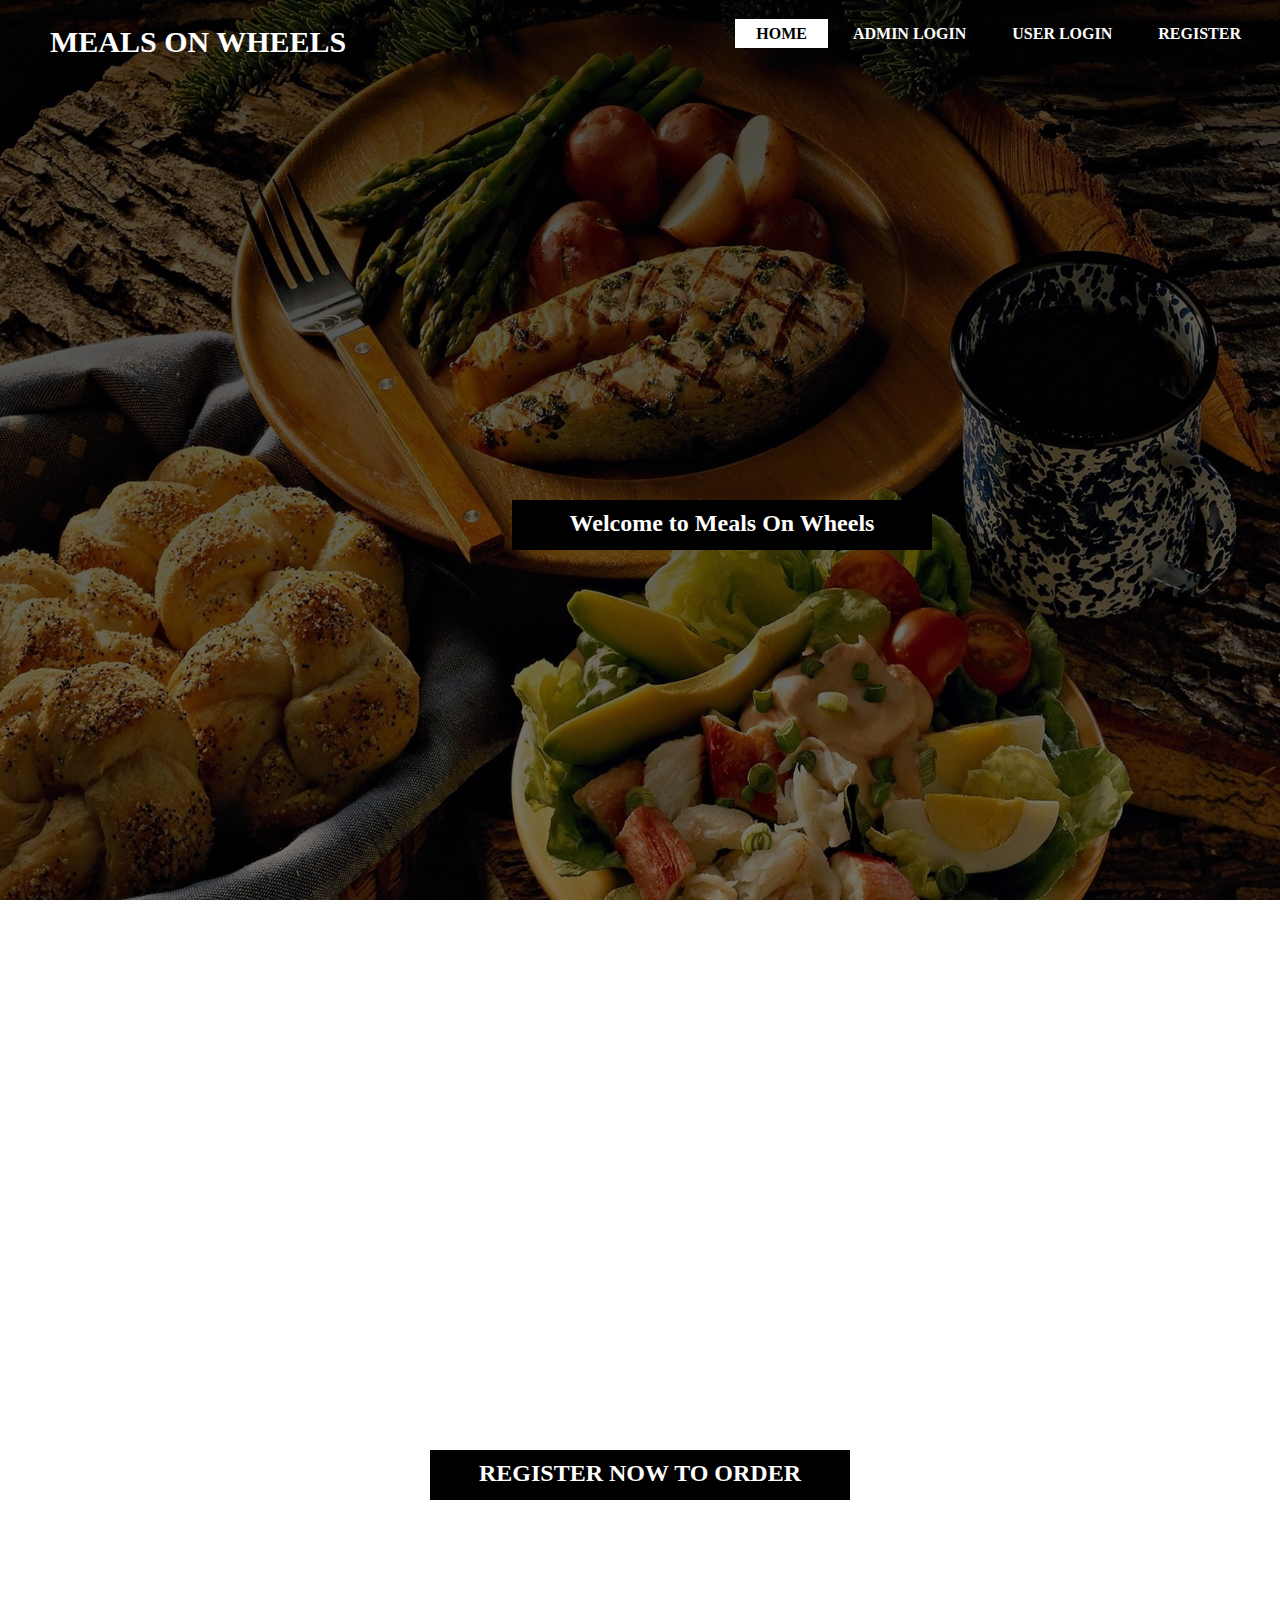
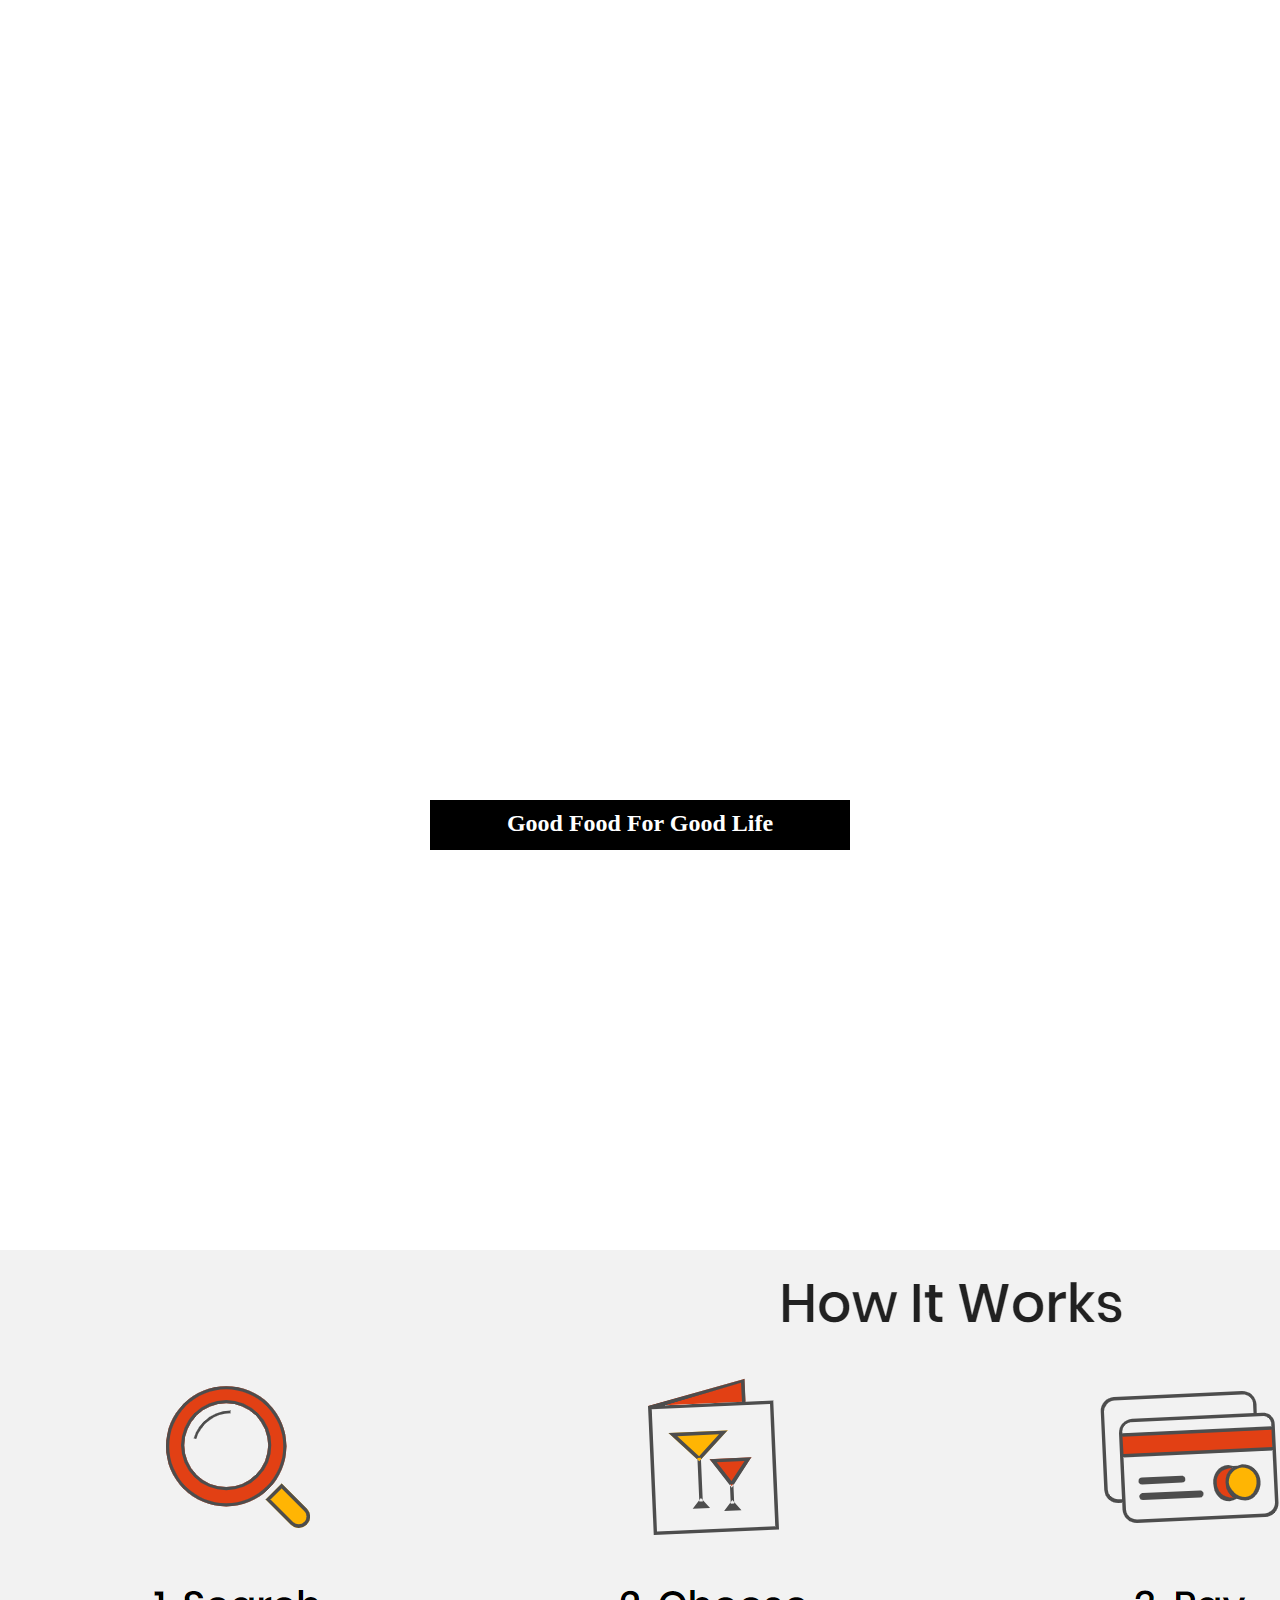
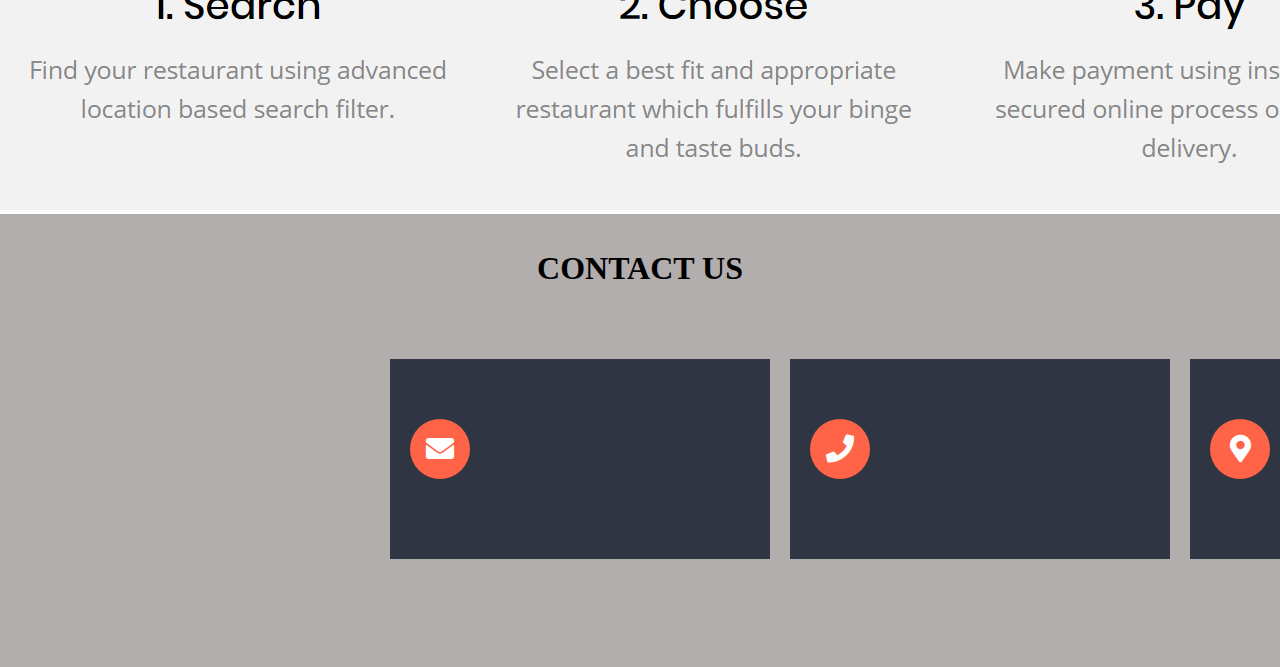
<file: index.html>
<?php
	session_start();
    require 'dbconfig/config.php';
?>

<!DOCTYPE html>
<html lang="en" dir="ltr">
<head>
	<meta charset="utf-8">
	<meta name="viewport" content="width=device-width, initial-scale=1.0"/>
	<link rel="stylesheet" type="text/css" href="css/menu-styles.css">
	<link rel="stylesheet" href="css/footer-style.css">
	<link rel="stylesheet" href="https://cdnjs.cloudflare.com/ajax/libs/font-awesome/5.11.2/css/all.css">
	<title>MEALS ON WHEELS</title>
	
	<div class="main">
		<div class="logo">
			<!--<div><img src="images/food-chef.jpg"></img> <br></div>-->
			<b>MEALS ON WHEELS
		</div>
		<ul>
			<li class="active"><a href="#">HOME</a></li>
			<!--<li><a href="#">RESTRAUNTS</a></li>-->
			<!--<li><a href="#">FOOD MENU</a></li>-->
			<li><a href="admin-login.php">ADMIN LOGIN</a></li>
			<li><a href="login-page.php">USER LOGIN</a></li>
			<li><a href="signup.php">REGISTER</a></li>
			<!--<li><a href="#">My Account</a></li>-->
		</ul>	
	</div>
	
	<style type="text/css">
		*{
			margin: 0px;
			padding: 0px;
		}
		.parallaxone1{
			width:100%;
			height: 950px;
			background-size: 100% 100%;
			background-attachment: fixed; 
			background-image: linear-gradient(rgba(0,0,0,0.7),rgba(1,0,0,0.5)), url(images/dinner.jpg);
			text-align: center;
		}

		.parallaxone1 h2{
			position: absolute;
			/*top: 50%;
			left: 50%;
			transform: translate(-50%,-50%);*/
			margin-left:40%;
			top: 500px;
			width: 400px;
			height: 30px;
			padding: 10px;
			background-color: black;
			color: white;
		}

		.parallaxone2{
			width:100%;
			height: 950px;
			background-size: 100% 100%;
			background-attachment: fixed; 
			background-image: linear-gradient(rgba(0,0,0,0.5),rgba(0,0,0,0.5)),url(images/indian.jpg);

		}

		.parallaxone2 h2{
			position: relative;
			top: 500px;
			width: 400px;
			height: 30px;
			padding: 10px;
			background-color: black;
			color: white;
			text-align: center;

		}

		.parallaxone3{
			width:100%;
			height: 950px;
			background-size: 100% 100%;
			background-attachment: fixed; 
			background-image: linear-gradient(rgba(0,0,0,0.5),rgba(0,0,0,.7)),url(images/taco.jpg);

		}

		.parallaxone3 h2{
			position: relative;
			top: 500px;
			width:400px;
			height: 30px;
			padding: 10px;
			background-color: black;
			color: white;
			text-align: center;

		}

		.para{
			height: 100%;
			width: 94.76%;
			padding: 50px;
			text-align: center;
			background-color: black;
			color: white;
		}

	</style>
</head>
<body>

	<div class="parallaxone1">
			<center><h2> Welcome to Meals On Wheels
			</h2></center>
	</div>
	<!--<div class="para">
		
	</div>-->
	

	<div class="parallaxone2">
			<center><h2>REGISTER NOW TO ORDER
			</h2></center>
	</div>


	<div class="parallaxone3">
			<center><h2> Good Food For Good Life
			</h2></center>
	</div>

	<!--<div class="para">
		<p>
			Welcome Developers, We will see Parallax Website With HTML & CSS in Hindi | Parallax Scrolling Effects Tutorial in Hindi.
			How to create a "parallax" scrolling effect with CSS. Parallax. Parallax scrolling is a website trend where the background content (i.e. an image) is moved at a different speed than the foreground content while scrolling. 
			<div>a</div>
			<div>b</div>
			<div>c</div>

		</p>
	</div>
	 PROCESS -->
	<div id="carouselExampleSlidesOnly" class="carousel slide" data-ride="carousel">
  <div class="carousel-inner">
    <div class="carousel-item active">
        <img src="images/services.png" class="d-block w-100" alt="services">
    </div>
  </div>
</div>
	<!-- FOOTER -->
	<section class="footer">
		<p>
			
			<br></br>
			<center><h1>CONTACT US</h1></center>
			<br></br>
			<br></br>
		</p>
		<div class="contact-info">
			<div class="card">
				<i class="card-icon fas fa-envelope"></i>
				<p>email@domain</p>
			</div>
			<div class="card">
				<i class="card-icon fas fa-phone"></i>
				<p>+91 1234567890</p>
			</div>
			<div class="card">
				<i class="card-icon fas fa-map-marker-alt"></i>
				<p>Bengaluru, Karnataka</p>
			</div>
		</div>
	</section>
	<div class="footer">
		<p>
			<br></br>
			<br></br>
			<br></br>
		</p>
	</div>
<!--	
	<section class="section section--steps -align-center">
		<div class="section__head -align-center">
            <div class="container container--fixed">
                 <h2>How It Works</h2>
            </div>
        </div>
        <div class="section__body">
            <div class="container container--fixed">
                <div class="row">
                        <div class="col-lg-3 col-md-3 col-sm-6">
                            <div class="media media--info">
                                <figure class="media__icon">
									<img alt="1. Search" src="images/icons/search.png" title="1. Search">
								</figure>
                                <span class="media__title">1. Search</span>
                                <div class="media__desc">
                                    <p>Find your restaurant using advanced location based search filter.</p>
                                </div>
                            </div>
                        </div> 
                            <div class="col-lg-3 col-md-3 col-sm-6">
                            <div class="media media--info">
                                <figure class="media__icon">
									<img alt="2. Choose" src="images/icons/select.png" title="2. Choose">
								</figure>
                                <span class="media__title">2. Choose</span>
                                <div class="media__desc">
                                    <p>Select a best fit and appropriate restaurant which fulfills your binge and taste buds.</p>
                                </div>
                            </div>
                        </div> 
                            <div class="col-lg-3 col-md-3 col-sm-6">
                            <div class="media media--info">
                                <figure class="media__icon">
									<img alt="3. Pay" src="images/icons/pay.png" title="3. Pay">
								</figure>
                                <span class="media__title">3. Pay</span>
                                <div class="media__desc">
                                    <p>Make payment using instant and secured online process or cash on delivery.</p>
                                </div>
                            </div>
                        </div> 
                            <div class="col-lg-3 col-md-3 col-sm-6">
                            <div class="media media--info">
                                <figure class="media__icon">
									<img alt="4. Enjoy" src="images/icons/enjoy.png" title="4. Enjoy">
								</figure>
                                <span class="media__title">4. Enjoy</span>
                                <div class="media__desc">
                                    <p>Celebrate and have a good time enjoying your chosen delicacy.</p>
                                </div>
                            </div>
                        </div> 
                                    </div>
            </div>
        </div>
    </section>-->
<!--    <footer id="footer" class="footer">
        <section class="section section--footer">
        <div class="container container--fixed">
            <div class="section--footer-upper">
                <div class="row">
                    <div class="col-lg-3 col-md-3 col-sm-3">
                        <h6 class="toggle toggle--trigger toggle--trigger-js">Information</h6>
                        <div class="toggle__target toggle__target-js">
                            <ul class="links--vertical">
                                <div class="gridcontent"><ul class="footerlinks"><li><a href="/cms/view/about-us/1" target="">About us</a></li><li><a href="/cms/view/team/27" target="">Our Team</a></li><li><a href="/cms/view/privacy-policy/21" target="">Privacy Policy</a></li><li><a href="/affiliate" target="">Affiliate</a></li><li><a href="/cms/advertise" target="">Advertise</a></li><li><a href="/cms/contact-us" target="">Contact Us</a></li></ul></div> 
                            </ul>
                        </div>
                    </div>
                    <div class="col-lg-3 col-md-3 col-sm-3">
                        <h6 class="toggle toggle--trigger toggle--trigger-js">My Acccount</h6>
                        <div class="toggle__target toggle__target-js">
                            <ul class="links--vertical">
                                <li><a href="/member/orders">My Orders</a>
                                </li>
									<li><a href="/member/reviews">My Reviews</a>
					</li>
												
                                <li><a href="/member/account">My Account</a>
                                </li> 
                            </ul>
                        </div>
                    </div>
                    <div class="col-lg-6 col-md-6 col-sm-6">
                        <h6 class="toggle toggle--trigger toggle--trigger-js">Popular Cities</h6>
                        <div class="toggle__target toggle__target-js">
                            <ul class="links--vertical links--vertical-half">
                                                                    <li><a href="/restaurants/city/california">California</a>
                                    </li>
                                                                        <li><a href="/restaurants/city/florida">Florida</a>
                                    </li>
                                                                        <li><a href="/restaurants/city/new%20jersey">New Jersey</a>
                                    </li>
                                                                        <li><a href="/restaurants/city/kentucky">Kentucky</a>
                                    </li>
                                                                        <li><a href="/restaurants/city/ohio">Ohio</a>
                                    </li>
                                                                        <li><a href="/restaurants/city/new%20york">New York</a>
                                    </li>
                                                                        <li><a href="/restaurants/city/connecticut">Connecticut</a>
                                    </li>
                                     
                            </ul>
                        </div>
                    </div>
                    					
						<div class="col-lg-6 col-md-6 hide--desktop">
							<h6 class="toggle toggle--trigger toggle--trigger-js"><span class="current-lang">English</span></h6>
							<div class="toggle__target toggle__target-js">
									<ul class="links--vertical">
																					<li class="active">
												<a href="/info/lang/1">English</a>
											</li>
																					<li>
												<a href="/info/lang/2">Arabic</a>
											</li>
																					<li>
												<a href="/info/lang/3">Spanish</a>
											</li>
										 
									</ul>
							</div>
						</div>
					                </div>
            </div>
            <div class="section--footer-lower">
                <div class="row">
									
						<div class="col-lg-6 col-md-6 col-sm-6 col-xs-6 -align-right -float-right hide--mobile">
							<div class="dropdown">
								<a href="javascript:void(0)" class="btn btn--large btn--black btn--dropdown dropdown__link-js">
									<span class="current-lang">English</span>
								</a>
								<div class="dropdown__target dropdown__target-js" style="display:none;">
									<ul class="links--vertical">
										 
										 
																				<li>
											
											<a href="/info/lang/2">Arabic</a>
										</li>
									 
																				<li>
											
											<a href="/info/lang/3">Spanish</a>
										</li>
									 
									</ul>
								</div>
							</div>
						</div>
					                    <div class="col-lg-6 col-md-6 col-sm-6 col-xs-6">
                        <ul class="links--socials">
                                                        <li class="fb">
                                <a href="https://www.facebook.com/yoyumm/" target="_blank">
                                    <svg viewBox="0 0 7 17" height="17" width="7" xmlns="http://www.w3.org/2000/svg">
                                    <path transform="translate(-1179 -5715)" d="M1185.74,5723.5h-2.12v8.49h-3.13v-8.49H1179v-3h1.49v-1.95c0-1.38.59-3.56,3.16-3.56l2.32,0.01v2.91h-1.68a0.687,0.687,0,0,0-.67.82v1.77h2.39Z" fill="#fff"></path>
                                    </svg>
                                </a>
                            </li>
                                                                                    <li class="tw">
                                <a href="https://twitter.com/yo_yumm" target="_blank">
                                    <svg viewBox="0 0 17 14" height="14" width="17" xmlns="http://www.w3.org/2000/svg">
                                    <path transform="translate(-1317 -5724)" d="M1332.26,5727.47c0.01,0.16.01,0.31,0.01,0.46a9.933,9.933,0,0,1-9.93,10.06,9.83,9.83,0,0,1-5.35-1.59,5.919,5.919,0,0,0,.84.05,6.942,6.942,0,0,0,4.33-1.51,3.492,3.492,0,0,1-3.26-2.46,2.842,2.842,0,0,0,.66.07,3.585,3.585,0,0,0,.92-0.13,3.517,3.517,0,0,1-2.8-3.47v-0.04a3.254,3.254,0,0,0,1.58.44,3.52,3.52,0,0,1-1.55-2.94,3.582,3.582,0,0,1,.47-1.78,9.869,9.869,0,0,0,7.19,3.7,3.591,3.591,0,0,1-.09-0.81,3.488,3.488,0,0,1,6.04-2.42,6.831,6.831,0,0,0,2.21-.86,3.533,3.533,0,0,1-1.53,1.96,6.467,6.467,0,0,0,2-.56A6.892,6.892,0,0,1,1332.26,5727.47Z" fill="#fff"></path>
                                    </svg>
                                </a>
                            </li>
                                                                                    <li class="gl">
                                <a href="https://plus.google.com/u/0/109841022361598213699" target="_blank">
                                    <svg xmlns="http://www.w3.org/2000/svg" xmlns:xlink="http://www.w3.org/1999/xlink" version="1.1" id="Capa_1" x="0px" y="0px" viewBox="0 0 491.858 491.858" style="enable-background:new 0 0 491.858 491.858;" xml:space="preserve" width="512px" height="512px">
<g>
    <g>
        <path d="M377.472,224.957H201.319v58.718H308.79c-16.032,51.048-63.714,88.077-120.055,88.077     c-69.492,0-125.823-56.335-125.823-125.824c0-69.492,56.333-125.823,125.823-125.823c34.994,0,66.645,14.289,89.452,37.346     l42.622-46.328c-34.04-33.355-80.65-53.929-132.074-53.929C84.5,57.193,0,141.693,0,245.928s84.5,188.737,188.736,188.737     c91.307,0,171.248-64.844,188.737-150.989v-58.718L377.472,224.957L377.472,224.957z" fill="#FFFFFF"></path>
        <polygon points="491.858,224.857 455.827,224.857 455.827,188.826 424.941,188.826 424.941,224.857 388.91,224.857      388.91,255.74 424.941,255.74 424.941,291.772 455.827,291.772 455.827,255.74 491.858,255.74    " fill="#FFFFFF"></polygon>
    </g>
</g>
</svg>
                                </a>
                            </li>
                                                                                    <li class="yt">
                                <a href="https://in.pinterest.com/yoyumm/" target="_blank">
                                    <svg xmlns="http://www.w3.org/2000/svg" width="30" height="38" viewBox="0 0 30 38">
  <path d="M26.157,3.895A14.673,14.673,0,0,0,15.919,0C9.847,0,6.113,2.478,4.049,4.557a13.437,13.437,0,0,0-4,9.333c0,4.231,1.777,7.478,4.753,8.686a1.58,1.58,0,0,0,.6.123,1.329,1.329,0,0,0,1.3-1.065c0.1-.376.333-1.305,0.434-1.708A1.6,1.6,0,0,0,6.7,18.192a5.509,5.509,0,0,1-1.262-3.774,9.521,9.521,0,0,1,9.892-9.563c5.1,0,8.265,2.885,8.265,7.53a15.591,15.591,0,0,1-1.786,7.643c-0.8,1.388-2.207,3.043-4.367,3.043a2.9,2.9,0,0,1-2.3-1.048,2.628,2.628,0,0,1-.464-2.291c0.227-.958.537-1.957,0.837-2.923a18.021,18.021,0,0,0,1.064-4.76c0-2.274-1.4-3.8-3.493-3.8-2.655,0-4.735,2.685-4.735,6.113A9.058,9.058,0,0,0,9,17.782c-0.334,1.411-2.322,9.8-2.7,11.383-0.218.924-1.531,8.218,0.643,8.8,2.443,0.654,4.626-6.451,4.848-7.253,0.18-.653.81-3.122,1.2-4.639a7.4,7.4,0,0,0,4.925,1.9,11,11,0,0,0,8.819-4.394,17.586,17.586,0,0,0,3.316-10.785A12.411,12.411,0,0,0,26.157,3.895Z" fill="#FFFFFF"></path>
</svg>
                                </a>
                            </li>
                             							
                        </ul>
                    </div>
                </div>
                <div class="row row--last">
                    <div class="col-lg-6 col-md-6 col-sm-6">
                        <span class="txt--light txt--nos hide--desktop">+91-9555596666</span>
                        <p>Copyright © 2019 Yo!Yumm.com Developed by <a href="https://www.fatbit.com/online-food-ordering-software.html" target="_blank">FATbit Technologies</a></p>
                    </div>
                    <div class="col-lg-6 col-md-6 "><img class="-float-right" src="/images/cards.png" alt=""></div>
                </div>    
            </div> 
        </div>
    </section>	
</footer>-->
<script src="https://code.jquery.com/jquery-3.3.1.slim.min.js" integrity="sha384-q8i/X+965DzO0rT7abK41JStQIAqVgRVzpbzo5smXKp4YfRvH+8abtTE1Pi6jizo" crossorigin="anonymous"></script>
<script src="https://cdnjs.cloudflare.com/ajax/libs/popper.js/1.14.7/umd/popper.min.js" integrity="sha384-UO2eT0CpHqdSJQ6hJty5KVphtPhzWj9WO1clHTMGa3JDZwrnQq4sF86dIHNDz0W1" crossorigin="anonymous"></script>
<script src="https://stackpath.bootstrapcdn.com/bootstrap/4.3.1/js/bootstrap.min.js" integrity="sha384-JjSmVgyd0p3pXB1rRibZUAYoIIy6OrQ6VrjIEaFf/nJGzIxFDsf4x0xIM+B07jRM" crossorigin="anonymous"></script>
</body>
</html>
</file>
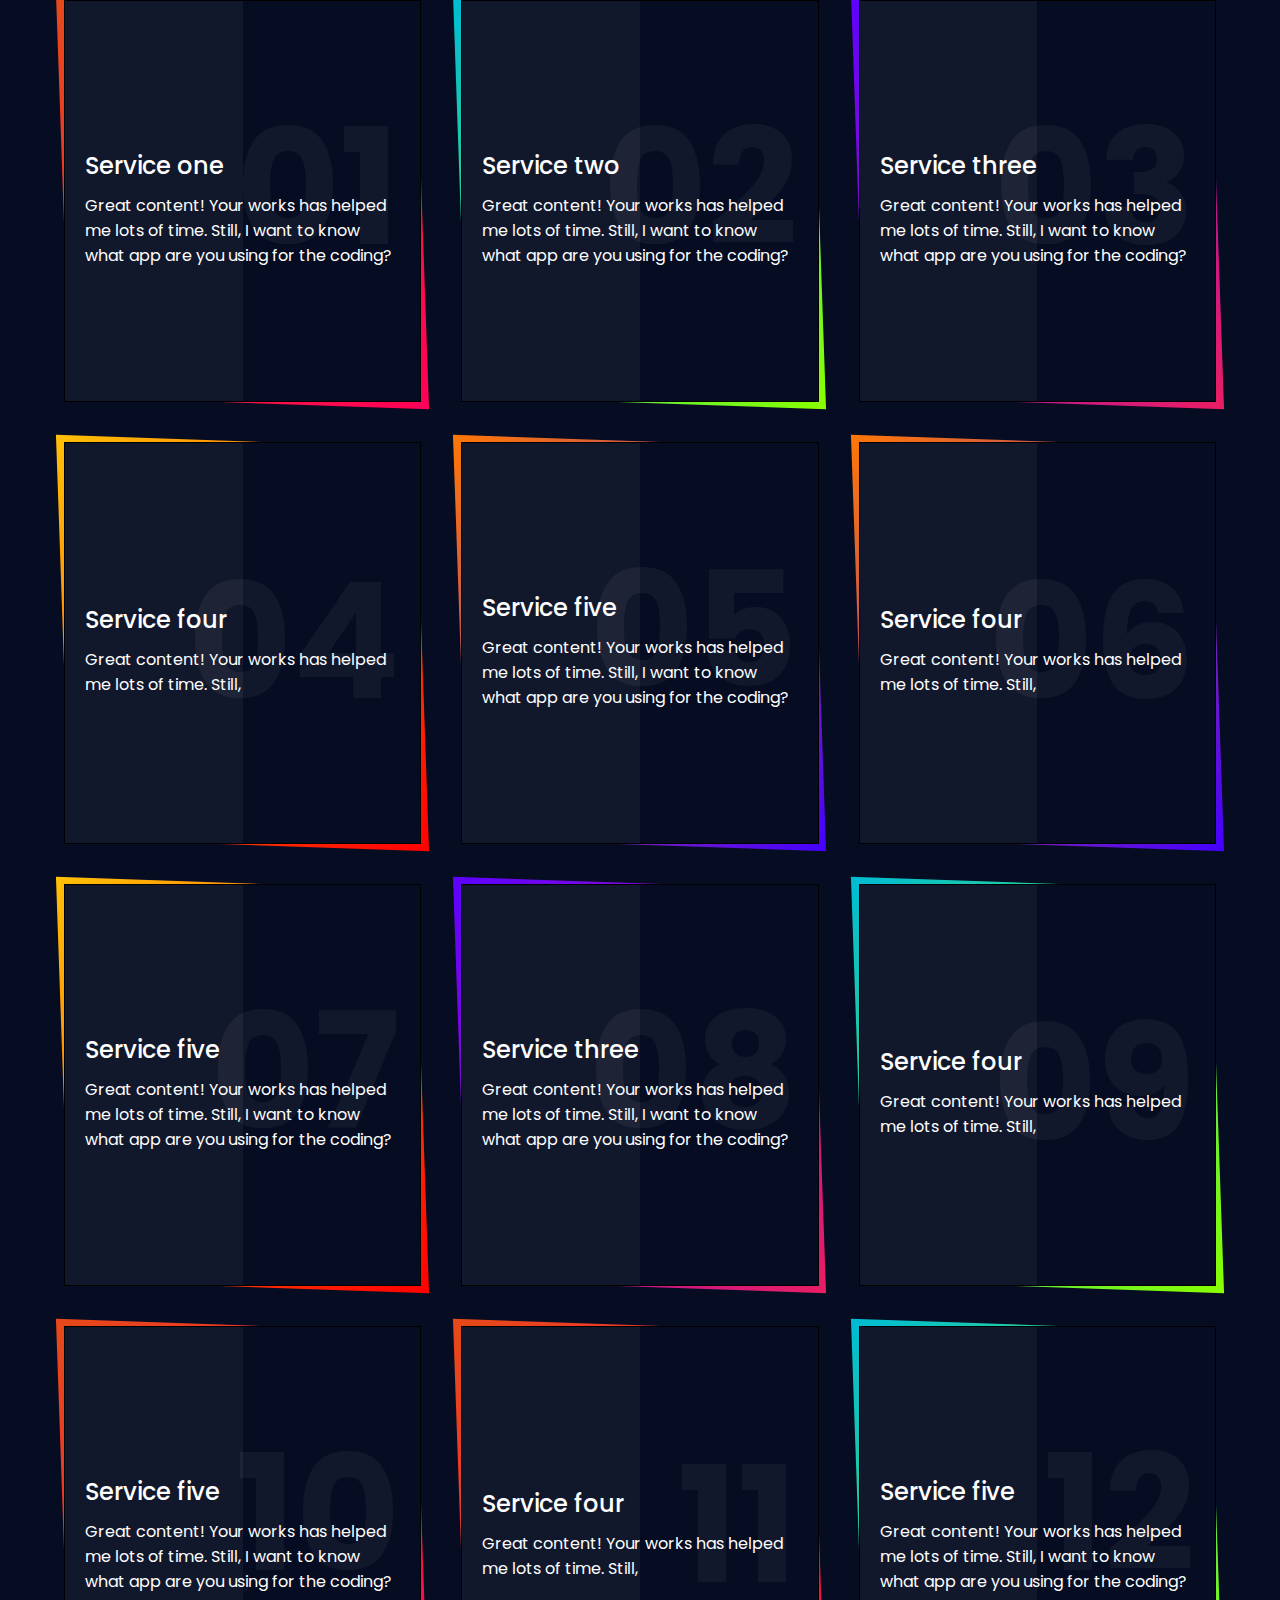
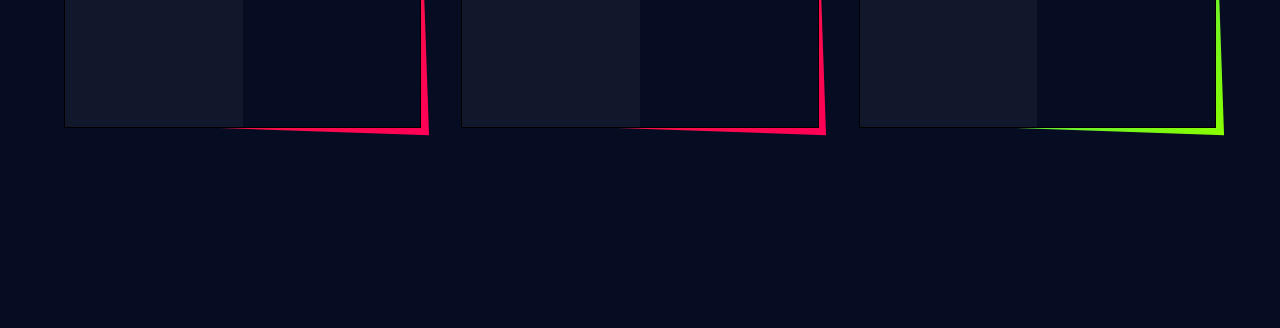
<file: skewed-menu.html>
<!doctype html>
<html>
<head>
<title>CSS CREATIVE BOX BORDER HOVER EFFECTS</title>
<link rel="stylesheet" type="text/css" href="css/food-menu-style.css">
</head>
<body>
	
	<div class="container">
		<div class="box">
			<div class="content">
				<h2>01</h2>
				<h3>Service one</h3>
				<p>Great content! Your works has helped me lots of time. Still, I want to know what app are you using for the coding? </p>
				<a href="#">Read More</a>
			</div>
		</div>
		<div class="box">
			<div class="content">
				<h2>02</h2>
				<h3>Service two</h3>
				<p>Great content! Your works has helped me lots of time. Still, I want to know what app are you using for the coding? </p>
				<a href="#">Read More</a>
			</div>
		</div>
		<div class="box">
			<div class="content">
				<h2>03</h2>
				<h3>Service three</h3>
				<p>Great content! Your works has helped me lots of time. Still, I want to know what app are you using for the coding? </p>
				<a href="#">Read More</a>
			</div>
		</div>
		<div class="box">
			<div class="content">
				<h2>04</h2>
				<h3>Service four</h3>
				<p>Great content! Your works has helped me lots of time. Still,  </p>
				<a href="#">Read More</a>
			</div>
		</div>
		<div class="box">
			<div class="content">
				<h2>05</h2>
				<h3>Service five</h3>
				<p>Great content! Your works has helped me lots of time. Still, I want to know what app are you using for the coding? </p>
				<a href="#">Read More</a>
			</div>
		</div>
		<div class="box">
			<div class="content">
				<h2>06</h2>
				<h3>Service four</h3>
				<p>Great content! Your works has helped me lots of time. Still,  </p>
				<a href="#">Read More</a>
			</div>
		</div>
		<div class="box">
			<div class="content">
				<h2>07</h2>
				<h3>Service five</h3>
				<p>Great content! Your works has helped me lots of time. Still, I want to know what app are you using for the coding? </p>
				<a href="#">Read More</a>
			</div>
		</div>
		<div class="box">
			<div class="content">
				<h2>08</h2>
				<h3>Service three</h3>
				<p>Great content! Your works has helped me lots of time. Still, I want to know what app are you using for the coding? </p>
				<a href="#">Read More</a>
			</div>
		</div>
		<div class="box">
			<div class="content">
				<h2>09</h2>
				<h3>Service four</h3>
				<p>Great content! Your works has helped me lots of time. Still,  </p>
				<a href="#">Read More</a>
			</div>
		</div>
		<div class="box">
			<div class="content">
				<h2>10</h2>
				<h3>Service five</h3>
				<p>Great content! Your works has helped me lots of time. Still, I want to know what app are you using for the coding? </p>
				<a href="#">Read More</a>
			</div>
		</div>
		<div class="box">
			<div class="content">
				<h2>11</h2>
				<h3>Service four</h3>
				<p>Great content! Your works has helped me lots of time. Still,  </p>
				<a href="#">Read More</a>
			</div>
		</div>
		<div class="box">
			<div class="content">
				<h2>12</h2>
				<h3>Service five</h3>
				<p>Great content! Your works has helped me lots of time. Still, I want to know what app are you using for the coding? </p>
				<a href="#">Read More</a>
			</div>
		</div>
	</div>				
</body>
</html>
</file>
<file: css/menu-styles.css>
*{
	margin: 0;
	padding: 0;
	font-family: Century Gothic;
}

header{
	height:100vh;
	background-color: white;
	background: black;
}

ul{
	float: right;
	list-style-type: none;
	margin-top: 25px;
	margin-right: 18px;
}

ul li{
	display: inline-block;
}

ul li a{
	text-decoration: none;
	color: #fff;
	padding: 5px 20px;
	border: 1px solid transparent;
	transition: 0.6s ease;
}

ul li a:hover{
	background-color: #fff;
	color: #000;
}

ul li.active a{
	background-color: #fff;
	color: #000;
}

.logo{
	margin-left: 50px;
	float: left;
	margin-top: 25px;
	width: auto;
	height:auto;
	color: white;
	font-size: 30px;
}
/*.main img{
	max-width: 10px;
	background: transparent;
	background-color: transparent;
}*/
</file>
<file: css/footer-style.css>
.footer{
    margin-top: 0px;
    padding: 0px;
    font-family: "montserrat", sans-serif;
    box-sizing: border-box;
    background-color: rgba(170, 166, 166, 0.904);
}
.contact-info body{
    background: #f1f1f159;
    min-height: 100vh;
    display: flex;
    align-items: center;
    justify-content: center;
}
.contact-info{
    margin-left: 320px;
    display: flex;
    width: 100%;
    max-width: 1200px;
    align-items: center;
    justify-content: center;
    padding: 0px 60px;
}
.card{
    background: #2f3542;
    padding: 0 20px;
    margin: 0 10px;
    width: calc(33% - 20px);
    height: 200px;
    display: flex;
    flex-direction: column;
    justify-content: center;
    color: #fff;
    cursor: pointer;
}
.card-icon{
    font-size: 28px;
    background: #ff6348;
    width: 60px;
    height: 60px;
    text-align: center;
    line-height: 60px !important;
    border-radius: 50%;
    transition: 0.3s linear;
}
.card:hover .card-icon{
    background: none;
    color:#ff6348;
    transform: scale(1.6);
}
.card p{
    margin-top: 20px;
    font-weight: 300;
    letter-spacing: 2px;
    max-height: 0;
    opacity: 0;
    transition: 0.3s linear;
}
.card:hover p{
    max-height: 40px;
    opacity: 1;
}

@media screen and (max-width:800px){
    .contact-info{
        flex-direction: column;
    }
    .card{
        width: 100%;
        max-width: 300px;
        margin: 10px 0;
    }

}
</file>
<file: css/food-menu-style.css>
@import url('https://fonts.googleapis.com/css?family=Poppins:100,200,300,400,500,600,700,800,900');

body{
	padding:0;
	margin:0;
	margin-top: 0px;
	margin-bottom: 200px;
	display: flex;
	justify-content: center;
	align-items: center;
	min-height: 100vh;
	background: #060c21;
	font-family: 'Poppins', sans-serif;
}

.container{
	
	position:relative;
	width: 90%;
	display: grid;
	grid-template-columns: repeat(auto-fill,minmax(260px, 1fr));
	grid-template-rows: auto;
	grid-gap: 40px;
	
}
.container .box{
	position: relative;
	height: 400px;
	background: #060c21;
	display: flex;
	justify-content: center;
	align-items: center;
	border: 1px solid #000;
}
.container .box:before{
	content: '';
	position: absolute;
	top: -2px;
	left: -2px;
	right: -2px;
	bottom: -2px;
	background: #fff;
	transform: skew(2deg,2deg);
	z-index: -1;
}
.container .box:nth-child(1):before{
	background: linear-gradient(315deg,#ff0057,#e64a19);
}
.container .box:nth-child(2):before{
	background: linear-gradient(315deg,#89ff00,#00bcd4);
}
.container .box:nth-child(3):before{
	background: linear-gradient(315deg,#e91e63,#5d02ff);
}
.container .box:nth-child(4):before{
	background: linear-gradient(315deg,#ff0000,#ffc107);
}
.container .box:nth-child(5):before{
	background: linear-gradient(315deg,#4400ff,#ff7707);
}
.container .box:nth-child(10):before{
	background: linear-gradient(315deg,#ff0057,#e64a19);
}
.container .box:nth-child(9):before{
	background: linear-gradient(315deg,#89ff00,#00bcd4);
}
.container .box:nth-child(8):before{
	background: linear-gradient(315deg,#e91e63,#5d02ff);
}
.container .box:nth-child(7):before{
	background: linear-gradient(315deg,#ff0000,#ffc107);
}
.container .box:nth-child(6):before{
	background: linear-gradient(315deg,#4400ff,#ff7707);
}
.container .box:nth-child(11):before{
	background: linear-gradient(315deg,#ff0057,#e64a19);
}
.container .box:nth-child(12):before{
	background: linear-gradient(315deg,#89ff00,#00bcd4);
}
.container .box:after{
	content: '';
	position: absolute;
	top: 0;
	left: 0;
	width: 50%;
	height: 100%;
	background: rgba(255,255,255,.05);
	pointer-events: none;
}
.content{
	position: relative;
	padding: 20px;
	transform: translateY(40px);
}
.box .content h2{
	position: absolute;
	top: -60px;
	right: 20px;
	margin: 0;
	padding: 0;
	font-size: 10em;
	color: rgba(255,255,255,.05);
	transition: 0.5s;
}
.box:hover .content h2{
	top: -140px;
}
.box .content h3{
	margin: 0 0 10px;
	padding: 0;
	font-size: 24px;
	font-weight: 500;
	color: #fff;
}
.box .content p{
	margin: 0;
	padding: 0;
	color: #fff;
	font-size: 16px;
}
.box .content a{
	position: relative;
	margin: 20px 0 0;
	padding: 10px 20px;
	text-decoration: none;
	border: 1px solid #fff;
	display: inline-block;
	color: #fff;
	transition: 0.5s;
	transform: translateY(-40px);
	opacity: 0;
	visibility: hidden;
}
.box:hover .content a{
	transform: translateY(0);
	opacity: 1;
	visibility: visible;
}
.box .content a:hover{
	color: #000;
	background: #fff;
}
</file>
